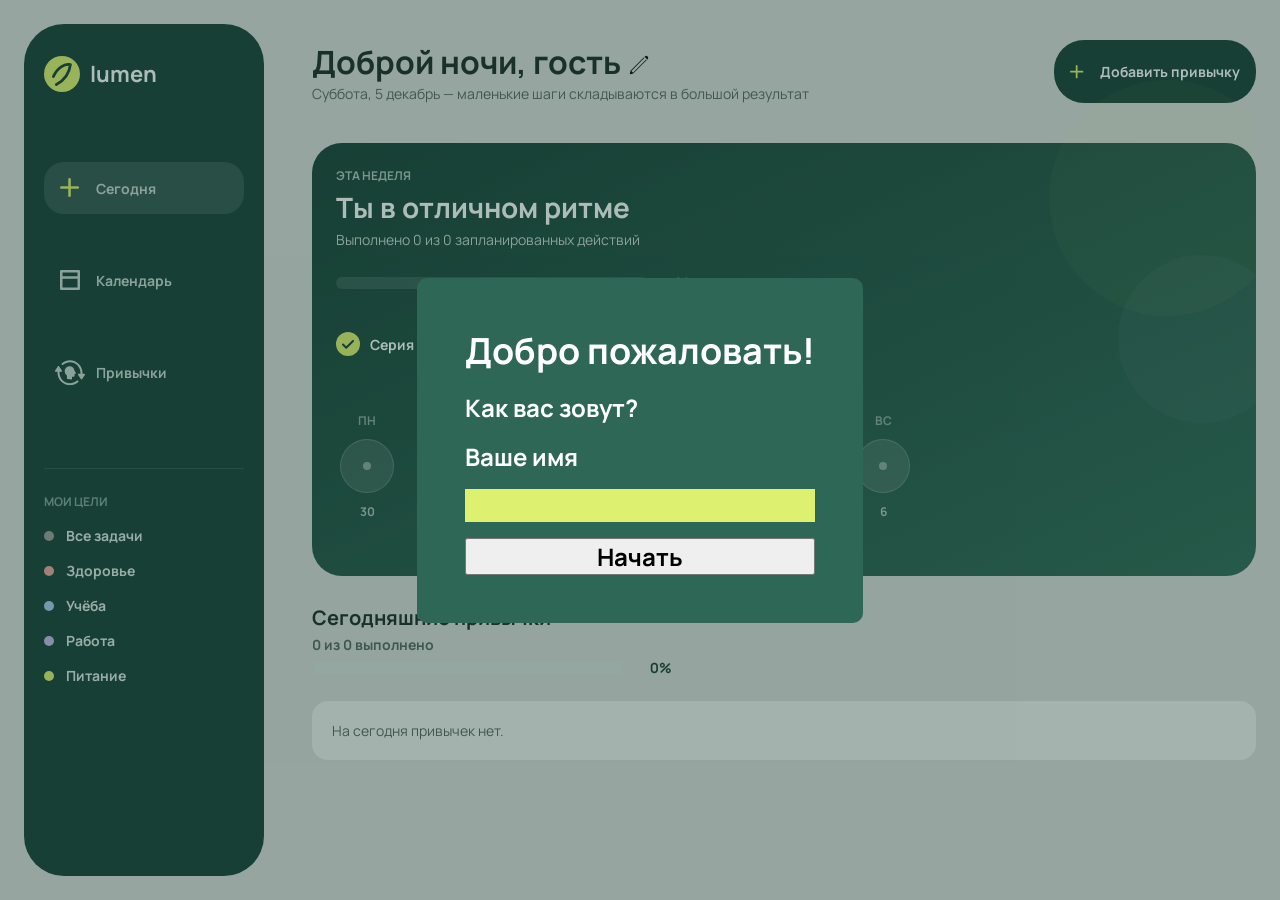
<file: index.html>
<!DOCTYPE html>
<html lang="ru">
<head>
    <meta charset="UTF-8">
    <meta name="viewport" content="width=device-width, initial-scale=1.0">
    <title>Трекер привычек Lumen</title>
    <link rel="stylesheet" href="style.css">
    <script type="module" src="script.js" defer></script>
</head>
<body>
    <div class="page">
        <div class="main-content-separator">
            <aside class="aside">
                <div class="aside-wrapper">
                    <div class="logotype">
                        <div class="logotype-figure"><img class="logotype-list-img" src="./img/logotype.svg" alt="Логотип"></div>
                        <p class="logotype-text">lumen</p>
                    </div>
                    <nav class="sidebar-nav">
                        <ul class="sidebar-nav-list">
                            <li class="sidebar-nav-item sidebar-nav-item-active">
                                <a href="index.html" class="sidebar-nav-link sidebar-nav-link-today">Сегодня</a>
                            </li>
                            <li class="sidebar-nav-item">
                                <a href="calendar.html" class="sidebar-nav-link sidebar-nav-link-calendar">Календарь</a>
                            </li>
                            <li class="sidebar-nav-item">
                                <a href="habit.html" class="sidebar-nav-link sidebar-nav-link-statistic">Привычки</a>
                            </li>
                        </ul>
                    </nav>
                    <div class="line"></div>
                    <section class="my-goals">
                        <h2 class="my-goals-title">Мои цели</h2>
                        <ul class="my-goals-list" id="goals-list">
                            <li class="my-goals-list-item">
                                <button class="sidebar-goals-button" data-goal="all">
                                    <div class="sidebar-goals-dot dot-all"></div>
                                    <span class="sidebar-goals-title">Все задачи</span>
                                </button>
                            </li>
                            <li class="my-goals-list-item">
                                <button class="sidebar-goals-button" data-goal="health">
                                    <div class="sidebar-goals-dot dot-health"></div>
                                    <span class="sidebar-goals-title">Здоровье</span>
                                </button>
                            </li>
                            <li class="my-goals-list-item">
                                <button class="sidebar-goals-button" data-goal="study">
                                    <div class="sidebar-goals-dot dot-study"></div>
                                    <span class="sidebar-goals-title">Учёба</span>
                                </button>
                            </li>
                            <li class="my-goals-list-item">
                                <button class="sidebar-goals-button" data-goal="work">
                                    <div class="sidebar-goals-dot dot-work"></div>
                                    <span class="sidebar-goals-title">Работа</span>
                                </button>
                            </li>
                            <li class="my-goals-list-item">
                                <button class="sidebar-goals-button" data-goal="food">
                                    <div class="sidebar-goals-dot dot-food"></div>
                                    <span class="sidebar-goals-title">Питание</span>
                                </button>
                            </li>
                        </ul>
                    </section>
                </div>
            </aside>
            <main class="main">
                <section class="welcome">
                    <div class="welcome-content">
                        <div class="welcome-content-title-wrapper">
                            <h1 class="welcome-content-title"></h1>
                            <button id="edit-btn" class="edit-name-btn"><img class="edit-img" src="img/edit.svg" alt="Изменить"></button>
                        </div>
                        <p class="welcome-content-subtitle"></p>
                    </div>
                    <button type="button" class="add-habit-btn" id="open-form">Добавить привычку</button>
                </section>
                <section class="progress">
                    <div class="progress-content">
                        <p class="progress-label">Эта неделя</p>
                        <h2 class="progress-title">Ты в отличном ритме</h2>
                        <p class="progress-completed"></p>
                        <div class="progress-bar-wrapper">
                            <div class="progress-bar">
                                <div id="weekly-progress-bar" class="progress-bar-completed"></div>
                            </div>
                            <p id="weekly-progress-bar-info" class="progress-bar-info"></p>
                        </div>
                        <div class="progress-streak-wrapper">
                            <div class="progress-streak-img-wrapper"><img class="progress-streak-img" src="./img/checkmark.svg" alt=""></div>
                            <p class="progress-streak-info"></p>
                        </div>
                    </div>
                    <div class="progress-calendar-wrapper">
                        <ul class="progress-calendar-list">
                        </ul>
                    </div>
                </section>
                <div class="dashboard-grid">
                    <section class="today-habits">
                        <h3 class="today-habits-title">Сегодняшние привычки</h3>
                        <p class="today-habits-completed"></p>
                        <div class="progress-bar-wrapper today-progress-bar-wrapper">
                            <div class="progress-bar today-progress-bar">
                                <div id="today-progress-bar" class="progress-bar-completed today-progress-bar-completed"></div>
                            </div>
                            <p id="today-progress-bar-info" class="progress-bar-info today-progress-bar-info">1</p>
                        </div>
                        <ul id="today-habits-list" class="today-habits-list">
                        </ul>
                    </section>
                </div>
            </main>
        </div>
    </div>
    <div class="modal" id="habit-modal">
        <div class="form-wrapper">
            <button type="button" class="close-form-btn" id="close-form">×</button>

            <form class="habit-form" id="habit-form">
                <div id="form-message" class="form-message" role="alert" hidden></div>
                <input
                    id="habit-title"
                    type="text"
                    placeholder="Название привычки"
                    required
                >

                <select id="habit-goal">
                    <option value="health">Здоровье</option>
                    <option value="study">Учёба</option>
                    <option value="work">Работа</option>
                    <option value="food">Питание</option>
                </select>

                <fieldset class="habit-days">
                    <legend>Дни выполнения</legend>
                    <div class="checkbox-wrapper">
                        <label>
                        <input type="checkbox" name="days" value="mon">
                        Пн
                    </label>

                    <label>
                        <input type="checkbox" name="days" value="tue">
                        Вт
                    </label>

                    <label>
                        <input type="checkbox" name="days" value="wed">
                        Ср
                    </label>

                    <label>
                        <input type="checkbox" name="days" value="thu">
                        Чт
                    </label>

                    <label>
                        <input type="checkbox" name="days" value="fri">
                        Пт
                    </label>

                    <label>
                        <input type="checkbox" name="days" value="sat">
                        Сб
                    </label>

                    <label>
                        <input type="checkbox" name="days" value="sun">
                        Вс
                    </label>
                    </div>
                </fieldset>

                <label for="habit-time">Время выполнения</label>
                <input id="habit-time" type="time" required>

                <button type="submit">Добавить</button>
            </form>
        </div>
    </div>
    <div class="modal name-modal" id="name-modal">
    <div class="form-wrapper">
        <form class="habit-form" id="name-form">
        <h2>Добро пожаловать!</h2>
        <p>Как вас зовут?</p>

        <label for="user-name">Ваше имя</label>
        <input
            id="user-name"
            type="text"
            required
            minlength="2"
            autocomplete="name"
        >

        <button type="submit">Начать</button>
        </form>
    </div>
</div>
</body>
</html>
</file>
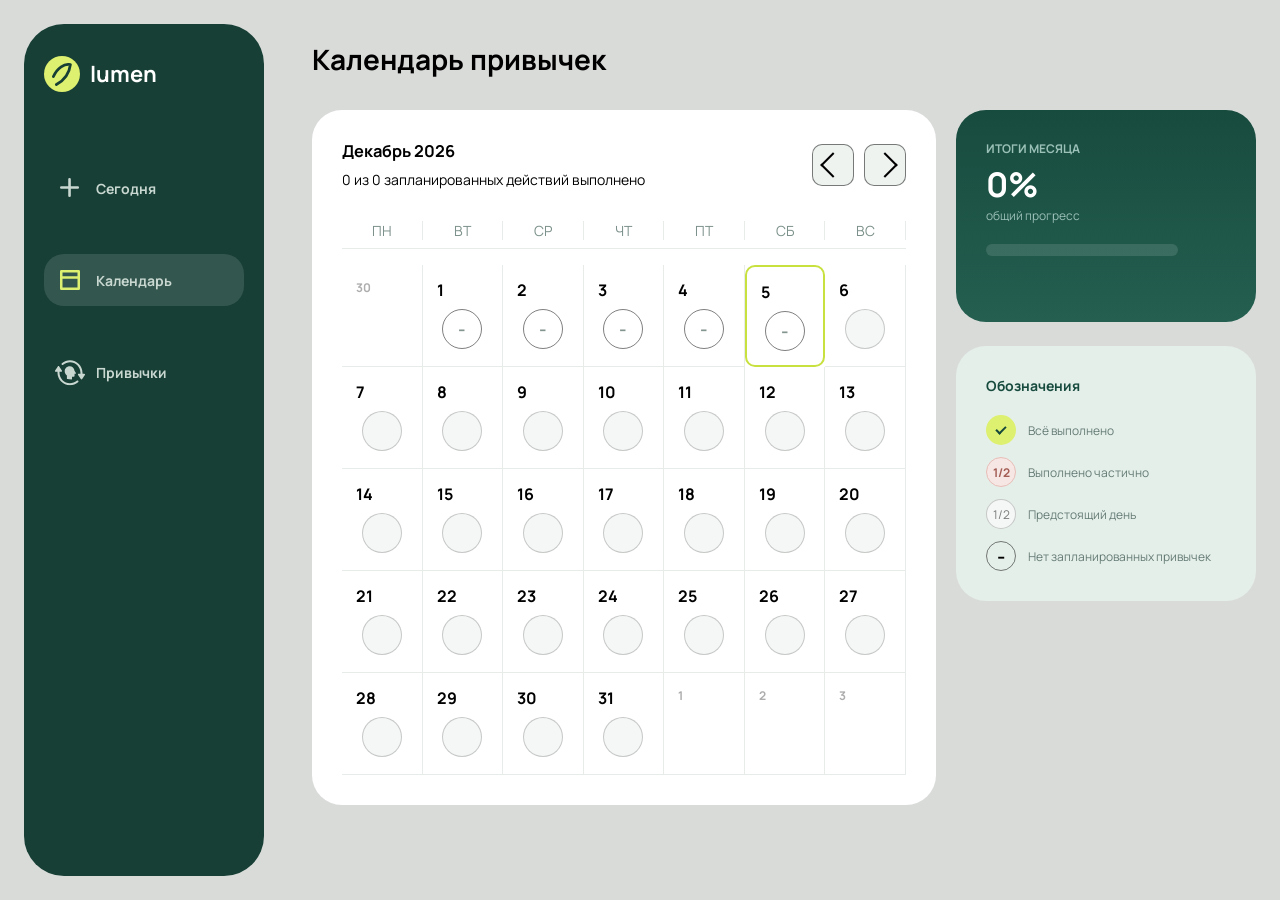
<file: calendar.html>
<!DOCTYPE html>
<html lang="ru">
<head>
    <meta charset="UTF-8">
    <meta name="viewport" content="width=device-width, initial-scale=1.0">
    <title>Трекер привычек Lumen</title>
    <link rel="stylesheet" href="style.css">
    <link rel="stylesheet" href="calendar.css">
    <script type="module" src="calendar.js" defer></script>
</head>
<body>
    <div class="page">
        <div class="main-content-separator">
            <aside class="aside">
                <div class="aside-wrapper">
                    <div class="logotype">
                        <div class="logotype-figure"><img class="logotype-list-img" src="./img/logotype.svg" alt="Логотип"></div>
                        <p class="logotype-text">lumen</p>
                    </div>
                    <nav class="sidebar-nav">
                        <ul class="sidebar-nav-list">
                            <li class="sidebar-nav-item">
                                <a href="index.html" class="sidebar-nav-link sidebar-nav-link-today">Сегодня</a>
                            </li>
                            <li class="sidebar-nav-item sidebar-nav-item-active">
                                <a href="calendar.html" class="sidebar-nav-link sidebar-nav-link-calendar">Календарь</a>
                            </li>
                            <li class="sidebar-nav-item">
                                <a href="habit.html" class="sidebar-nav-link sidebar-nav-link-statistic">Привычки</a>
                            </li>
                        </ul>
                    </nav>
                </div>
            </aside>
            <main class="main">
                <header class="calendar-header">
                    <h1 class="calendar-title">Календарь привычек</h1>
                </header>
                <div class="calendar-grid-template">
                    <article class="calendar-card">
                    <header class="calendar-card-header">
                        <div class="calendar-card-header-wrapper">
                            <h3 class="calendar-card-month">Сентябрь 2026</h3>
                            <p class="calendar-card-completed">24 из 31 запланированных действий выполнено</p>
                        </div>
                        <div class="calendar-card-btn-wrapper">
                            <button id="prev-month" class="calendar-control-btn" type="button" aria-label="Предыдущий месяц">
                                <span class="calendar-arrow calendar-arrow-left"></span>
                            </button>
                            <button id="next-month" class="calendar-control-btn" type="button" aria-label="Следующий месяц">
                                <span class="calendar-arrow calendar-arrow-right"></span>
                            </button>
                        </div>
                    </header>
                    <div class="calendar-wrapper">
                        <div class="calendar-weekdays">
                            <span>ПН</span>
                            <span>ВТ</span>
                            <span>СР</span>
                            <span>ЧТ</span>
                            <span>ПТ</span>
                            <span>СБ</span>
                            <span>ВС</span>
                        </div>

                        <ul class="calendar-grid"></ul>
                    </div>
                    </article>
                    <aside class="calendar-info">
                        <div class="month-result">
                            <h3 class="month-result-title">Итоги месяца</h3>
                            <p id="monthly-progress-bar-info" class="month-result-percent">82%</p>
                            <p class="month-result-description">общий прогресс</p>
                            <div class="progress-bar-wrapper">
                                <div class="progress-bar">
                                    <div id="monthly-progress-bar" class="progress-bar-completed"></div>
                                </div>
                            </div>
                        </div>
                        <div class="calendar-legend">
                            <h3 class="calendar-legend-title">Обозначения</h3>
                            <ul class="calendar-legend-list">
                                <li class="calendar-legend-list-item">
                                    <div class="calendar-legend-list-item-circle completed-circle">
                                        <span class="circle-checkmark"></span>
                                    </div>
                                    <p class="calendar-legend-list-item-description">Всё выполнено</p>
                                </li>
                                <li class="calendar-legend-list-item">
                                    <div class="calendar-legend-list-item-circle not-completed-circle">
                                        <span class="not-completed-circle-text">1/2</span>
                                    </div>
                                    <p class="calendar-legend-list-item-description">Выполнено частично</p>
                                </li>
                                <li class="calendar-legend-list-item">
                                    <div class="calendar-legend-list-item-circle next-circle">
                                        <span class="circle-next">1/2</span>
                                    </div>
                                    <p class="calendar-legend-list-item-description">Предстоящий день</p>
                                </li>
                                <li class="calendar-legend-list-item">
                                    <div class="calendar-legend-list-item-circle not-planned-circle">
                                        <span class="circle-not-planned">-</span>
                                    </div>
                                    <p class="calendar-legend-list-item-description">Нет запланированных привычек</p>
                                </li>
                            </ul>
                        </div>
                    </aside>
                </div>
            </main>
        </div>
    </div>
</body>
</html>
</file>
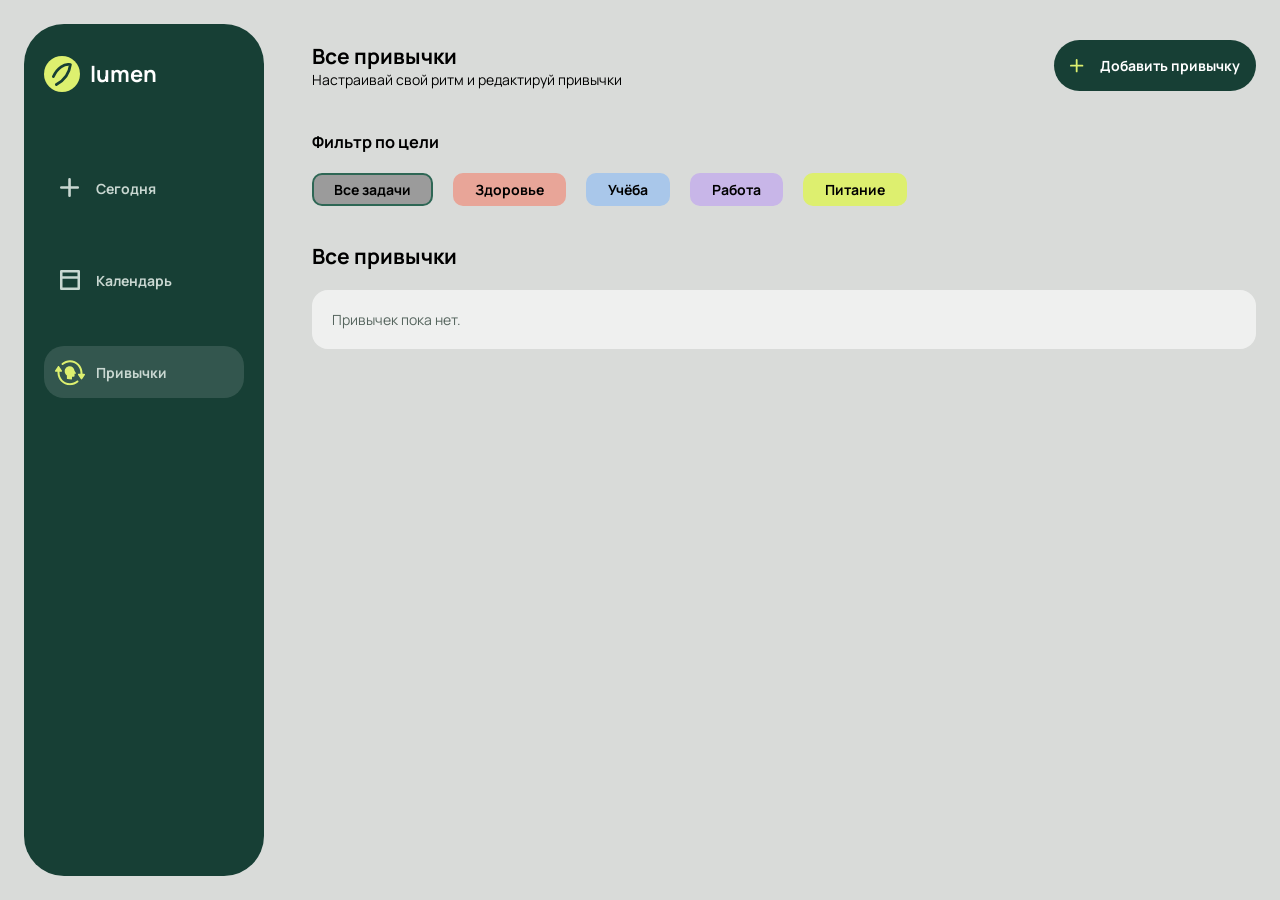
<file: habit.html>
<!DOCTYPE html>
<html lang="ru">
<head>
    <meta charset="UTF-8">
    <meta name="viewport" content="width=device-width, initial-scale=1.0">
    <title>Трекер привычек Lumen</title>
    <link rel="stylesheet" href="style.css">
    <link rel="stylesheet" href="habit.css">
    <script type="module" src="habit.js" defer></script>
</head>
<body>
    <div class="page">
        <div class="main-content-separator">
            <aside class="aside">
                <div class="aside-wrapper">
                    <div class="logotype">
                        <div class="logotype-figure"><img class="logotype-list-img" src="./img/logotype.svg" alt="Логотип"></div>
                        <p class="logotype-text">lumen</p>
                    </div>
                    <nav class="sidebar-nav">
                        <ul class="sidebar-nav-list">
                            <li class="sidebar-nav-item">
                                <a href="index.html" class="sidebar-nav-link sidebar-nav-link-today">Сегодня</a>
                            </li>
                            <li class="sidebar-nav-item">
                                <a href="calendar.html" class="sidebar-nav-link sidebar-nav-link-calendar">Календарь</a>
                            </li>
                            <li class="sidebar-nav-item sidebar-nav-item-active">
                                <a href="habit.html" class="sidebar-nav-link sidebar-nav-link-statistic">Привычки</a>
                            </li>
                        </ul>
                    </nav>
                </div>
            </aside>
            <main class="main">
                <header class="habit-header">
                    <div class="habit-header-content">
                        <h2 class="header-title">Все привычки</h2>
                        <p class="header-subtitle">Настраивай свой ритм и редактируй привычки</p>
                    </div>
                    <button type="button" class="add-habit-btn" id="open-form">Добавить привычку</button>
                </header>
                <section class="all-habits-filter">
                    <h3 class="filter-title">Фильтр по цели</h3>
                    <ul id="filter-list" class="filter-list">
                        <li class="filter-list-item">
                            <button type="button" class="filter-button all is-active" data-goal="all">
                                <span class="sidebar-goals-title">Все задачи</span>
                            </button>
                        </li>
                        <li class="filter-list-item">
                            <button type="button" class="filter-button health" data-goal="health">
                                <span class="sidebar-goals-title">Здоровье</span>
                            </button>
                        </li>
                        <li class="filter-list-item">
                            <button type="button" class="filter-button study" data-goal="study">
                                <span class="sidebar-goals-title">Учёба</span>
                            </button>
                        </li>
                        <li class="filter-list-item">
                            <button type="button" class="filter-button work" data-goal="work">
                                <span class="sidebar-goals-title">Работа</span>
                            </button>
                        </li>
                        <li class="filter-list-item">
                            <button type="button" class="filter-button food" data-goal="food">
                                <span class="sidebar-goals-title">Питание</span>
                            </button>
                        </li>
                    </ul>
                </section>
                <section class="all-habits">
                    <h2 class="all-habits-title">Все привычки</h2>
                    <ul id="habits-list" class="habits-list today-habits-list"></ul>
                </section>
            </main>
        </div>
    </div>
    <div class="modal" id="habit-modal">
        <div class="form-wrapper">
            <button type="button" class="close-form-btn" id="close-form">×</button>

            <form class="habit-form" id="habit-form">
                <div id="form-message" class="form-message" role="alert" hidden></div>
                <input
                    id="habit-title"
                    type="text"
                    placeholder="Название привычки"
                    required
                >

                <select id="habit-goal">
                    <option value="health">Здоровье</option>
                    <option value="study">Учёба</option>
                    <option value="work">Работа</option>
                    <option value="food">Питание</option>
                </select>

                <fieldset class="habit-days">
                    <legend>Дни выполнения</legend>
                    <div class="checkbox-wrapper">
                        <label>
                        <input type="checkbox" name="days" value="mon">
                        Пн
                    </label>

                    <label>
                        <input type="checkbox" name="days" value="tue">
                        Вт
                    </label>

                    <label>
                        <input type="checkbox" name="days" value="wed">
                        Ср
                    </label>

                    <label>
                        <input type="checkbox" name="days" value="thu">
                        Чт
                    </label>

                    <label>
                        <input type="checkbox" name="days" value="fri">
                        Пт
                    </label>

                    <label>
                        <input type="checkbox" name="days" value="sat">
                        Сб
                    </label>

                    <label>
                        <input type="checkbox" name="days" value="sun">
                        Вс
                    </label>
                    </div>
                </fieldset>

                <label for="habit-time">Время выполнения</label>
                <input id="habit-time" type="time" required>

                <button type="submit">Добавить</button>
            </form>
        </div>
    </div>
</body>
</html>
</file>
<file: style.css>
@import url('https://fonts.googleapis.com/css2?family=Manrope:wght@200..800&display=swap');

* {
    box-sizing: border-box;
    margin: 0;
    padding: 0;
}

body {
    font-family: "Manrope", Arial, sans-serif;
    font-size: 14px;
    min-width: 320px;
    min-height: 100vh;
    background-color: #d9dbd9;
}

button,
input,
textarea {
  font: inherit;
}

button {
  cursor: pointer;
}

button:focus-visible,
a:focus-visible,
input:focus-visible,
select:focus-visible {
    outline: 3px solid #ddf06f;
    outline-offset: 3px;
}

.main-content-separator {
    display: flex;
    gap: 48px;
    padding: 24px;
    min-height: 100vh;
    width: 100%;
}

.page {
    display: flex;
    justify-content: center;
    max-width: 1440px;
    min-height: 100vh;
    margin: 0 auto;
}

.aside {
    font-weight: bold;
    width: 240px;
    background-color: #173f35;
    border-radius: 40px;
    flex-shrink: 0;
}

.main {
    flex: 1;
    margin-top: 16px;
    min-width: 0;
    position: relative;
    overflow: hidden;
}

.main::before,
.main::after {
    content: "";
    display: block;
    position: absolute;
    border-radius: 50%;
    pointer-events: none;
    z-index: 2;
}

.main::before {
    width: 236px;
    height: 236px;
    top: 40px;
    right: -29px;
    background-color: rgba(221, 240, 111, 0.035);
}

.main::after {
    width: 168px;
    height: 168px;
    top: 215px;
    right: -30px;
    background-color: rgba(169, 199, 234, 0.05);
}

.main > * {
    position: relative;
    z-index: 1;
}

.aside-wrapper {
    padding: 32px 20px;
}

.logotype {
    display: flex;
    gap: 10px;
    justify-content: flex-start;
    align-items: center;
}

.logotype-figure {
    display: flex;
    justify-content: center;
    align-items: center;
    border-radius: 100%;
    width: 36px;
    aspect-ratio: 1;
    background-color: #ddf06f;
}

.logotype-text {
    font-size: 22px;
    color: #ffffff;
}

.sidebar-nav {
    display: flex;
    flex-direction: column;
    margin: 70px 0;
}

.sidebar-nav-list {
    display: flex;
    flex-direction: column;
    gap: 40px;
    list-style-type: none;
}

.sidebar-nav-item {
    padding: 16px;
}

.sidebar-nav-item-active {
    background-color: rgba(255, 255, 255, 0.12);
    border-radius: 20px;
}

.sidebar-nav-link {
    display: flex;
    align-items: center;
    gap: 16px;
    text-decoration: none;
    color: #c9d7d1;
}

.sidebar-nav-link::before {
    content: "";
    display: block;
    width: 20px;
    aspect-ratio: 1;
    flex-shrink: 0;

    background-color: currentColor;

    mask-position: center;
    mask-repeat: no-repeat;
    mask-size: contain;

    -webkit-mask-position: center;
    -webkit-mask-repeat: no-repeat;
    -webkit-mask-size: contain;
}

.sidebar-nav-item-active .sidebar-nav-link::before {
    background-color: #ddf06f;
}
.sidebar-nav-link-today::before {
    mask-image: url("./img/plus.svg");
    -webkit-mask-image: url("./img/plus.svg");
}

.sidebar-nav-link-calendar::before {
    mask-image: url("./img/calendar.svg");
    -webkit-mask-image: url("./img/calendar.svg");
}

.sidebar-nav-link-statistic::before {
    mask-image: url("./img/habit.svg");
    -webkit-mask-image: url("./img/habit.svg");
    transform: scale(1.5);
}

.line {
    width: 100%;
    height: 1px;
    background-color: rgba(255, 255, 255, 0.12);
    margin-bottom: 24px;
}

.my-goals-title {
    font-size: 12px;
    color: #83A095;
    text-transform: uppercase;
    margin-bottom: 16px;
}

.my-goals-list {
    display: flex;
    flex-direction: column;
    gap: 16px;
    list-style-type: none;
}

.sidebar-goals-button {
    display: flex;
    align-items: center;
    gap: 12px;
    color: #dde7e3;
    background-color: rgba(0, 0, 0, 0);
    border: none;
}

.sidebar-goals-dot {
    width: 10px;
    height: 10px;
    border-radius: 50%;
}

.dot-all, .filter-button.all {
    background-color: #9b9b9b;
}

.dot-health, .filter-button.health {
    background-color: #e8a598;
}

.dot-study, .filter-button.study {
    background-color: #a9c7ea;
}

.dot-work, .filter-button.work {
    background-color: #c8b6e8;
}

.dot-food, .filter-button.food {
    background-color: #ddef6f;
}

.welcome {
    display: flex;
    justify-content: space-between;
    margin-bottom: 40px;
}

.edit-img {
    width: 20px;
    height: 20px;
}

.edit-name-btn {
    display: flex;
    justify-content: center;
    margin-top: 6px;
    align-items: center;
    background-color: transparent;
    border: none;
}

.welcome-content-title-wrapper {
    display: flex;
    gap: 8px;
    align-items: center;
}

.welcome-content-title {
    font-size: 32px;
    color: #1b2a24;
}

.welcome-content-subtitle {
    color: #56655e;
}

.add-habit-btn {
    font-weight: bold;
    color: #ffffff;
    background-color: #173f35;
    padding: 16px;
    border-radius: 30px;
    border: none;
}

.add-habit-btn {
    display: flex;
    justify-content: center;
    align-items: center;
    gap: 16px;
}

.add-habit-btn::before {
    content: "";
    width: 14px;
    height: 14px;
    aspect-ratio: 1;
    flex-shrink: 0;
    background-repeat: no-repeat;
    background-position: center;
    background-size: contain;
    background-image: url("./img/plus.svg");
}

.progress {
    display: flex;
    padding: 24px;
    background: linear-gradient(to right bottom, #173f35, #2e6755);
    gap: 80px;
    align-items: center;
    border-radius: 30px;
    margin-bottom: 28px;
}

.progress-content {
    display: flex;
    flex-direction: column;
    gap: 4px;
    max-width: 350px;
}

.progress-label {
    font-size: 12px;
    font-weight: bold;
    text-transform: uppercase;
    color: #AFC3BB;
}

.progress-title {
    font-size: 28px;
    color: #ffffff;
}

.progress-completed {
    color: #c9d7d1;
    margin-bottom: 20px;
}

.progress-bar-wrapper {
    display: grid;
    grid-template-columns: minmax(0, 312px) 4ch;
    align-items: center;
    gap: 12px;
    margin-bottom: 36px;
}

.today-progress-bar-wrapper {
    margin-bottom: 20px;
}

.progress-bar {
    width: 100%;
    height: 12px;
    overflow: hidden;
    border-radius: 999px;
    background-color: rgba(255, 255, 255, 0.12);
}

.progress-bar-completed {
    width: 0;
    height: 12px;
    border-radius: 999px;
    background-color: #ddf06f;
}

.progress-bar-info {
    font-weight: bold;
    text-align: right;
    font-variant-numeric: tabular-nums;
    color: #ddf06f;
}
.progress-streak-wrapper {
    display: flex;
    align-items: center;
    gap: 10px;
}
.progress-streak-img-wrapper {
    display: flex;
    justify-content: center;
    align-items: center;
    width: 24px;
    height: 24px;
    border-radius: 100%;
    background-color: #ddf06f;
}

.progress-streak-info {
    font-weight: bold;
    color: #ffffff;
}

.progress-calendar-list {
    display: flex;
    list-style-type: none;
    gap: 24px;
}

.progress-calendar-list-item {
    display: flex;
    flex-direction: column;
    gap: 10px;
    align-items: center;
    padding: 32px 4px;
}

.progress-calendar-list-item-active {
    background-color: rgba(255, 255, 255, 0.1);
    border-radius: 50px;
}

.progress-calendar-list-item-day-of-week {
    font-size: 12px;
    font-weight: bold;
    color: #8ea89d;
}

.progress-calendar-list-item-day-of-week-active {
    color: #ffffff;
}

.progress-calendar-img {
    width: 21px;
    height: 15px;
}

.progress-calendar-img-wrapper {
    display: flex;
    justify-content: center;
    align-items: center;
    width: 54px;
    height: 54px;
    background-color: #ddf06f;
    border-radius: 100%;
}

.progress-calendar-img-wrapper-failure {
    background-color: rgba(255, 255, 255, 0.12);
    border: 1px solid rgba(255, 255, 255, 0.18);
}

.progress-calendar-img-wrapper-active {
    background-color: #ffffff;
}

.progress-calendar-next {
    width: 8px;
    height: 8px;
    background-color: #8ea89d;
    border-radius: 100%;
}

.progress-calendar-completed {
    font-size: 18px;
    font-weight: bold;
    color: #173f35;
}

.progress-calendar-list-item-date {
    font-size: 12px;
    font-weight: bold;
    color: #ffffff;
}

.progress-calendar-list-item-date-previous {
    color: #AFC3BB;
}

.dashboard-grid {
    display: grid;
    gap: 32px;
    align-items: start;
}

.today-habits,
.dynamics {
    min-width: 0;
}

.today-habits {
    display: flex;
    flex-direction: column;
    gap: 4px;
}

.today-habits-title {
    font-size: 20px;
    color: #1b2a24;
}

.today-habits-completed {
    font-weight: bold;
    color: #56655e;
}

.today-progress-bar {
    background-color: #d5e0da;
}

.today-progress-bar-completed {
    height: 10px;
    background-color: #ddf06f;
}

.today-progress-bar-info {
    color: #173f35;
}

.today-habits-list {
    display: flex;
    flex-direction: column;
    gap: 16px;
}

.today-habits-list-item {
    display: flex;
    justify-content: space-between;
    align-items: center;
    padding: 16px;
    border-radius:20px;
    background-color: #ffffff;
}

.today-habits-list-item-wrapper {
    display: flex;
    flex-direction: column;
    gap: 4px;
}

.today-habits-list-item-title {
    font-size: 16px;
    font-weight: bold;
}

.today-habits-list-item-time {
    font-size: 12px;
    font-weight: bold;
    color: #7a8982;
}

.today-habits-list-item-goal {
    display: flex;
    justify-content: center;
    align-items: center;
    min-width: max-content;
    width: 80%;
    border-radius: 10px;
    padding: 4px;
    font-size: 10px;
    font-weight: bold;
    text-transform: uppercase;
    color: #000000;
}

.goal-health { background-color: #e8a598; }
.goal-study { background-color: #a9c7ea; }
.goal-work { background-color: #c8b6e8; }
.goal-food { background-color: #ddef6f; }

.empty-state {
    list-style: none;
    padding: 20px;
    border-radius: 16px;
    color: #56655e;
    background-color: rgba(255, 255, 255, 0.6);
}

.completed-btn {
    display: flex;
    align-items: center;
    justify-content: center;
    background-color: #ffffff;
    border: 2px solid #cbd6d0;
    border-radius: 50%;
    width: 44px;
    height: 44px;
}

.completed-btn-active {
    background-color: #ddf06f;
    border: none;
}

.completed-btn-img {
    width: 21px;
    height: 15px;
}

.dynamics {
    display: flex;
    flex-direction: column;
    gap: 24px;
}

.dynamics-title {
    font-size: 20px;
    margin-bottom: 4px;
}

.dynamics-last-day {
    color: #56655e;
}

.dynamics-graph-wrapper {
    display: flex;
    flex-direction: column;
    gap: 8px;
    padding: 24px 32px;
    background-color: #ffffff;
    border-radius: 20px;
}

.dynamics-graph-title {
    font-size: 14px;
    color: #34443d;
}

.dynamics-graph-average-result {
    color: #87938d;
}

.dynamics-graph-list {
    display: flex;
    justify-content: space-between;
    list-style-type: none;
    color: #7a8982;
    font-weight: bold;
}

.dynamics-graph-list-item {
    display: flex;
    flex-direction: column;
    align-items: center;
}

.dynamics-graph-list-bar {
    display: flex;
    flex-direction: column-reverse;
    align-items: flex-end;
    width: 20px;
    height: 144px;
    background-color: #173f35;
    border-radius: 10px;
    margin-bottom: 12px;
}

.dynamics-graph-list-bar-progress {
    flex-shrink: 0;
    width: 100%;
    height: 80%;
    background-color: #ddf06f;
    border-radius: 8px;
    overflow: hidden;
}

.observation {
    background: linear-gradient(to right bottom, #ddece4, #edf5ef);
    border-radius: 20px;
    padding: 20px;
}

.observation-subtitle-wrapper {
    display: flex;
    gap: 10px;
    align-items: center;
}

.observation-img {
    fill: #ddf06f;
}

.observation-img-wrapper::before {
    content: "";
    display: block;
    width: 17px;
    height: 21px;

    background-color: #ddf06f;

    mask: url("img/logotype.svg") center / contain no-repeat;
    -webkit-mask: url("img/logotype.svg") center / contain no-repeat;
}

.observation-img-wrapper {
    display: flex;
    justify-content: center;
    align-items: center;
    border-radius: 50%;
    width: 40px;
    height: 40px;
    background-color: #173f35;
}

.modal {
    position: fixed;
    inset: 0;
    z-index: 1000;
    
    display: flex;
    justify-content: center;
    align-items: center;

    background-color: rgba(23, 63, 53, 0.35);

    opacity: 0;
    visibility: hidden;
    pointer-events: none;
    transition:
        opacity 0.5s ease,
        visibility 0.5s ease;
}

.form-wrapper {
    position: relative;
    display: flex;
    flex-direction: column;
    background-color: #2e6755;
    border-radius: 10px;
}

.modal.is-open {
    opacity: 1;
    visibility: visible;
    pointer-events: auto;
}

.habit-form {
    display: flex;
    flex-direction: column;
    gap: 16px;
    transform: translateY(20px) scale(0.96);
    transition: transform 0.5s ease;
    padding: 48px;
    color: #ffffff;
    font-size: 24px;
    font-weight: bold;
}

.habit-form input {
    background-color: #ddf06f;
    border: none;
}

.habit-form select {
    background-color: #ddf06f;
    border: none;
}

.habit-form fieldset {
    display: flex;
    justify-content: center;
    align-items: center;
    border: none;
}

.habit-form fieldset legend {
    display: flex;
    justify-content: center;
    gap: 5px;
    width: 100%;
}

.habit-form fieldset .checkbox-wrapper {
    display: flex;
    gap: 10px;
}

.close-form-btn {
    display: flex;
    justify-content: center;
    align-items: center;
    position: absolute;
    right: 10px;
    top: 10px;
    width: 20px;
    height: 20px;
    z-index: 1000;
}

.modal.is-open .habit-form {
    transform: translateY(0) scale(1);
}

@media (max-width: 1400px) {
    .progress {
        flex-direction: column;
        align-items: flex-start;
        gap: 24px;
    }

    .progress-content {
        max-width: none;
    }

    .progress-calendar-wrapper {
        width: 100%;
    }

    .progress-calendar-list {
        gap: 24px;
    }
}

@media (max-width: 960px) {
    .main-content-separator {
        gap: 24px;
        padding: 16px;
    }

    .aside {
        width: 200px;
    }

    .progress-calendar-list {
        gap: 8px;
    }

    .progress-calendar-list-item {
        padding: 16px 2px;
    }
}

@media (max-width: 860px) {
    .main-content-separator {
        flex-direction: column;
    }

    .aside {
        width: 100%;
        border-radius: 24px;
    }

    .aside-wrapper {
        padding: 20px;
    }

    .sidebar-nav {
        margin: 28px 0;
    }

    .sidebar-nav-list {
        gap: 8px;
    }

    .my-goals {
        display: none;
    }

    .welcome,
    .habit-header {
        align-items: flex-start;
        flex-direction: column;
        gap: 16px;
    }

    .progress {
        padding: 20px;
    }

    .progress-bar-wrapper {
        grid-template-columns: minmax(0, 65vw) 4ch;
    }

    .progress-bar {
        width: 100%;
    }

    .progress-calendar-list {
        width: 100%;
        justify-content: space-between;
    }

    .progress-calendar-img-wrapper {
        width: 40px;
        height: 40px;
    }

    .habit-form {
        width: min(92vw, 460px);
        padding: 36px 20px;
        font-size: 16px;
    }

    .habit-form fieldset .checkbox-wrapper {
        flex-wrap: wrap;
    }
}

@media (max-width: 430px) {
    .progress-calendar-img-wrapper {
        width: 30px;
        height: 30px;
    }
}

.form-message {
  padding: 10px 12px;
  border: 1px solid #e8bdb8;
  border-radius: 10px;
  color: #8b2720;
  background-color: #fbe4e1;
  font-size: 14px;
  font-weight: bold;
}

.name-modal {
  z-index: 2000;
}
</file>
<file: calendar.css>
.main::before,
.main::after {
    display: none;
}

.calendar-header {
    margin-bottom: 32px;
}

.calendar-card {
    display: flex;
    flex-direction: column;
    gap: 32px;
    padding: 30px;
    border-radius: 30px;
    background-color: #ffffff;
}

.calendar-card-header {
    display: flex;
    justify-content: space-between;
    align-items: center;
}

.calendar-card-header-wrapper {
    display: flex;
    flex-direction: column;
    gap: 8px;
}

.calendar-card-btn-wrapper {
    display: flex;
    gap: 10px;
}

.calendar-control-btn {
    display: grid;
    place-items: center;
    width: 42px;
    aspect-ratio: 1;
    border-radius: 10px;
    border: 1px solid rgba(0, 0, 0, 0.5);
    background-color: #eef3f0;
}

.calendar-arrow {
    width: 18px;
    height: 18px;
    border-bottom: 2px solid black;
    border-left: 2px solid black;
}

.calendar-arrow-left {
    transform: rotate(45deg);
}

.calendar-arrow-right {
    transform: rotate(225deg);
}

.calendar-wrapper {
    display: flex;
    flex-direction: column;
    gap: 16px;
}

.calendar-weekdays {
    display: grid;
    grid-template-columns: repeat(7, 1fr);
    text-align: center;
    color: #7c918b;
    border-bottom: 1px solid #e7ece9;
    padding-bottom: 8px;
}

.calendar-grid {
    display: grid;
    grid-template-columns: repeat(7, 1fr);
    list-style-type: none;
}

.calendar-weekdays span {
    border-right: 1px solid #e7ece9;
}

.calendar-day {
    display: flex;
    flex-direction: column;
    gap: 8px;

    font-size: 16px;
    font-weight: bold;

    min-height: 102px;
    padding: 14px;

    border-right: 1px solid #e7ece9;
    border-bottom: 1px solid #e7ece9;
}

.calendar-day-current {
    border: 2px solid #c9e13f;
    border-radius: 10px;
}

.calendar-day.calendar-day-outside-month {
    font-size: 12px;
    color: rgba(94, 92, 92, 0.5);
}

.calendar-grid-template {
    display: grid;
    grid-template-columns: 1fr 300px;
    gap: 20px;
}

.month-result {
    padding: 30px;
    background: linear-gradient(#174b3e, #245f50);
    border-radius: 30px;
    margin-bottom: 24px;
}

.month-result-title {
    font-size: 12px;
    color: #9bc0b6;
    text-transform: uppercase;
    margin-bottom: 4px;
}

.month-result-percent {
    font-weight: bold;
    font-size: 34px;
    color: #ffffff;
}

.month-result-description {
    font-size: 12px;
    color: #9bc0b6;
    margin-bottom: 20px;
}

.calendar-legend {
    padding: 30px;
    background-color: #e5efea;
    border-radius: 30px;
}

.calendar-legend-title {
    font-size: 14px;
    color: #174b3e;
    margin-bottom: 20px;
}

.calendar-legend-list {
    list-style-type: none;
    display: flex;
    flex-direction: column;
    gap: 12px;
}

.calendar-legend-list-item {
    display: flex;
    align-items: center;
    gap: 12px;
}

.calendar-legend-list-item-circle,
.circle {
    display: grid;
    place-items: center;
    width: 30px;
    height: 30px;
    border-radius: 100%;
}

.calendar-legend-list-item-description {
    font-size: 12px;
    color: #657b75;
}

.completed-circle {
    background-color: #ddf06f;
}

.circle-checkmark {
    display: block;
    width: 10px;
    height: 6px;
    border-left: 2px solid #17483c;
    border-bottom: 2px solid #17483c;
    transform: rotate(315deg);
    margin-top: -3px;
}

.not-completed-circle {
    background-color: #f6e7e4;
    border: 1px solid #e8bdb8;
}

.not-completed-circle-text {
    font-size: 12px;
    font-weight: bold;
    color: #a45d55;
}

.next-circle {
    background-color: #f4f7f5;
    border: 1px solid rgba(94, 92, 92, 0.3);
}

.circle-next {
    font-size: 12px;
    opacity: 0.5;
}

.not-planned-circle {
    border: 1px solid rgba(0, 0, 0, 0.5);
}

.circle-not-planned {
    font-size: 20px;
    font-weight: bold;
}

.circle-wrapper {
    display: flex;
    justify-content: center;
    align-items: center;
}

.circle-wrapper .circle {
    width: 40px;
    height: 40px;
}

.completed-circle .circle-description {
    display: block;
    width: 10px;
    height: 6px;
    border-left: 2px solid #17483c;
    border-bottom: 2px solid #17483c;
    transform: rotate(315deg);
    margin-top: -3px;
}

.not-completed-circle .circle-description {
    font-size: 12px;
    font-weight: bold;
    color: #a45d55;
}

.next-circle .circle-description {
    font-size: 12px;
    opacity: 0.5;
}

.not-planned-circle .circle-description {
    font-size: 18px;
    color: #83958f;
}

@media (max-width: 1200px) {
    .calendar-grid-template {
        grid-template-columns: 1fr;
    }
}

@media (max-width: 800px) {
    .calendar-card {
        padding: 16px;
        border-radius: 20px;
    }

    .calendar-card-header {
        align-items: flex-start;
        gap: 16px;
        flex-direction: column;
    }

    .calendar-day {
        min-height: 72px;
        padding: 4px;
        font-size: 13px;
    }

    .calendar-wrapper {
        overflow-x: auto;
    }

    .month-result {
        padding: 15px;
        
    }
}

@media (max-width: 420px) {
    .calendar-grid-template {
        grid-template-columns: 1fr;
    }

    .circle-wrapper .circle {
        width: 30px;
        height: 30px;
    }
}
</file>
<file: habit.css>
.main::before,
.main::after {
    display: none;
}

.habit-header {
    display: flex;
    justify-content: space-between;
    align-items: center;
    margin-bottom: 40px;
}

.all-habits-filter {
    margin-bottom: 36px;
}

.filter-title {
    margin-bottom: 20px;
}

.filter-list {
    display: flex;
    list-style-type: none;
    gap: 20px;
}

.filter-button {
    font-weight: bold;
    padding: 5px 20px;
    border-radius: 10px;
    border: 2px solid transparent;
}

.all-habits-title {
    margin-bottom: 20px;
}

.habit-btn {
    font-weight: bold;
    border: none;
    padding: 8px;
}

.all-habits-button-wrapper {
    display: flex;
    flex-direction: column;
    align-items: flex-start;
    gap: 8px;
}

.habit-delete-btn {
    color: red;
}

.is-active {
    border: 2px solid #2e6755;
}

@media (max-width: 680px) {
    .filter-list {
        flex-wrap: wrap;
        gap: 10px;
    }

    .all-habits-button-wrapper {
        align-items: stretch;
    }
}
</file>
